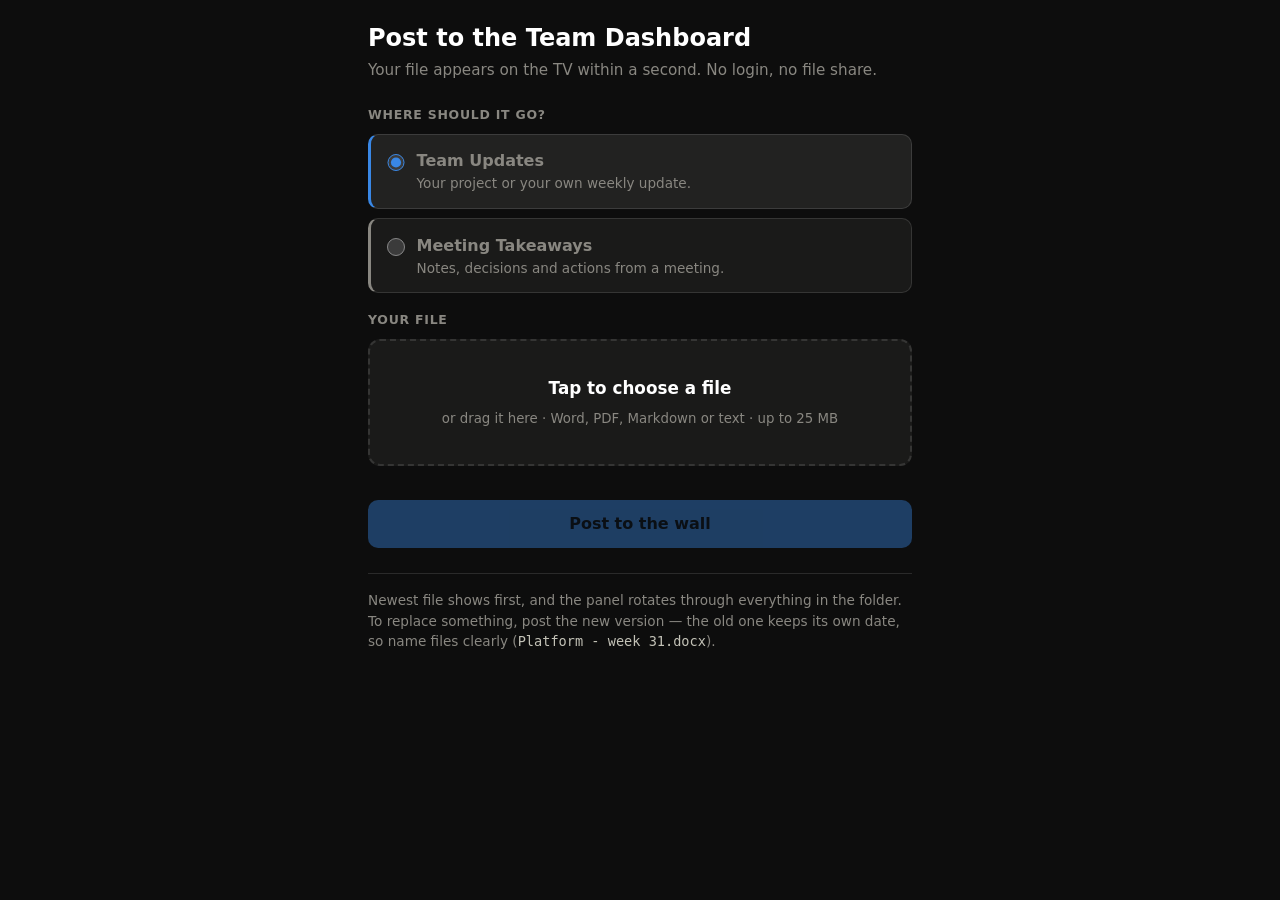
<file: dashboard/frontend/drop.html>
<!DOCTYPE html>
<html lang="en" data-theme="dark">
<head>
  <meta charset="utf-8" />
  <meta name="viewport" content="width=device-width, initial-scale=1" />
  <meta name="color-scheme" content="dark light" />
  <title>Post to the Team Dashboard</title>
  <link rel="icon" href="data:image/svg+xml,<svg xmlns='http://www.w3.org/2000/svg' viewBox='0 0 16 16'><text y='13' font-size='13'>📋</text></svg>" />
  <style>
    /* Deliberately self-contained. This page is opened by people on phones and
       laptops we do not control, so it must not depend on the wall's CSS or on
       anything loading from elsewhere. */
    :root {
      color-scheme: dark;
      --plane: #0d0d0d;
      --surface: #1a1a19;
      --surface-2: #222221;
      --ink: #fff;
      --ink-2: #c3c2b7;
      --muted: #898781;
      --line: rgba(255,255,255,0.12);
      --accent: #3987e5;
      --good: #0ca30c;
      --bad: #d03b3b;
      --font: system-ui, -apple-system, "Segoe UI", sans-serif;
    }
    * { box-sizing: border-box; }
    body {
      margin: 0; min-height: 100dvh; padding: 1.25rem;
      background: var(--plane); color: var(--ink);
      font-family: var(--font); line-height: 1.5;
      display: flex; justify-content: center;
    }
    main { width: 100%; max-width: 34rem; }
    h1 { margin: 0 0 0.2rem; font-size: 1.5rem; }
    .sub { margin: 0 0 1.5rem; color: var(--muted); font-size: 0.95rem; }

    fieldset { margin: 0 0 1.1rem; padding: 0; border: 0; }
    legend { padding: 0 0 0.55rem; font-size: 0.78rem; font-weight: 700;
             letter-spacing: 0.06em; text-transform: uppercase; color: var(--muted); }

    .choices { display: grid; gap: 0.6rem; }
    .choice {
      display: flex; align-items: flex-start; gap: 0.75rem;
      padding: 0.9rem 1rem; cursor: pointer;
      background: var(--surface); border: 1px solid var(--line);
      border-left: 3px solid var(--muted); border-radius: 10px;
    }
    .choice:has(input:checked) { border-left-color: var(--accent); background: var(--surface-2); }
    .choice:has(input:focus-visible) { outline: 2px solid var(--accent); outline-offset: 2px; }
    .choice input { margin: 0.3rem 0 0; accent-color: var(--accent); width: 1.1rem; height: 1.1rem; }
    .choice b { display: block; font-size: 1rem; }
    .choice span { display: block; color: var(--muted); font-size: 0.85rem; }

    .dropzone {
      display: flex; flex-direction: column; align-items: center; justify-content: center;
      gap: 0.5rem; padding: 2.2rem 1rem; text-align: center; cursor: pointer;
      background: var(--surface); border: 2px dashed var(--line); border-radius: 12px;
      transition: background 140ms, border-color 140ms;
    }
    .dropzone.is-over { border-color: var(--accent); background: #14202e; }
    .dropzone strong { font-size: 1.05rem; }
    .dropzone small { color: var(--muted); }
    .dropzone input { display: none; }

    button {
      width: 100%; min-height: 3rem; margin-top: 1rem; padding: 0 1rem;
      font: inherit; font-size: 1rem; font-weight: 650; color: #08131f;
      background: var(--accent); border: 0; border-radius: 10px; cursor: pointer;
    }
    button:disabled { opacity: 0.4; cursor: default; }

    ul.queue { margin: 1rem 0 0; padding: 0; list-style: none; }
    .item {
      display: flex; align-items: center; gap: 0.6rem;
      padding: 0.6rem 0.75rem; margin-bottom: 0.45rem;
      background: var(--surface); border: 1px solid var(--line);
      border-left: 3px solid var(--muted); border-radius: 8px; font-size: 0.9rem;
    }
    .item.is-ok { border-left-color: var(--good); }
    .item.is-bad { border-left-color: var(--bad); }
    .item .name { flex: 1 1 auto; min-width: 0; overflow: hidden;
                  text-overflow: ellipsis; white-space: nowrap; }
    .item .state { flex: none; color: var(--muted); font-size: 0.82rem; }
    .item.is-ok .state { color: var(--good); }
    .item.is-bad .state { color: var(--bad); }

    .note { margin-top: 1.6rem; padding-top: 1rem; border-top: 1px solid var(--line);
            color: var(--muted); font-size: 0.85rem; }
    .note code { color: var(--ink-2); }
  </style>
</head>
<body>
  <main>
    <h1>Post to the Team Dashboard</h1>
    <p class="sub">Your file appears on the TV within a second. No login, no file share.</p>

    <form id="form">
      <fieldset>
        <legend>Where should it go?</legend>
        <div class="choices">
          <label class="choice">
            <input type="radio" name="destination" value="updates" checked />
            <span>
              <b>Team Updates</b>
              <span>Your project or your own weekly update.</span>
            </span>
          </label>
          <label class="choice">
            <input type="radio" name="destination" value="takeaways" />
            <span>
              <b>Meeting Takeaways</b>
              <span>Notes, decisions and actions from a meeting.</span>
            </span>
          </label>
        </div>
      </fieldset>

      <fieldset>
        <legend>Your file</legend>
        <label class="dropzone" id="dropzone">
          <strong id="dz-title">Tap to choose a file</strong>
          <small id="dz-hint">or drag it here &middot; Word, PDF, Markdown or text &middot; up to 25 MB</small>
          <input type="file" id="file" multiple
                 accept=".docx,.pdf,.md,.markdown,.txt" />
        </label>
      </fieldset>

      <button type="submit" id="submit" disabled>Post to the wall</button>
    </form>

    <ul class="queue" id="queue"></ul>

    <p class="note">
      Newest file shows first, and the panel rotates through everything in the
      folder. To replace something, post the new version &mdash; the old one keeps
      its own date, so name files clearly (<code>Platform - week 31.docx</code>).
    </p>
  </main>

  <script type="module">
    const form = document.getElementById('form');
    const input = document.getElementById('file');
    const zone = document.getElementById('dropzone');
    const title = document.getElementById('dz-title');
    const hint = document.getElementById('dz-hint');
    const submit = document.getElementById('submit');
    const queue = document.getElementById('queue');

    let files = [];

    function setFiles(list) {
      files = Array.from(list);
      submit.disabled = files.length === 0;
      if (!files.length) {
        title.textContent = 'Tap to choose a file';
        hint.textContent = 'or drag it here · Word, PDF, Markdown or text · up to 25 MB';
        return;
      }
      title.textContent = files.length === 1 ? files[0].name : `${files.length} files ready`;
      hint.textContent = 'Tap "Post to the wall" below';
    }

    input.addEventListener('change', () => setFiles(input.files));

    // Drag and drop, for the laptop half of the team.
    ['dragenter', 'dragover'].forEach((type) =>
      zone.addEventListener(type, (event) => {
        event.preventDefault();
        zone.classList.add('is-over');
      }),
    );
    ['dragleave', 'drop'].forEach((type) =>
      zone.addEventListener(type, () => zone.classList.remove('is-over')),
    );
    zone.addEventListener('drop', (event) => {
      event.preventDefault();
      setFiles(event.dataTransfer.files);
    });

    form.addEventListener('submit', async (event) => {
      event.preventDefault();
      const destination = form.destination.value;
      submit.disabled = true;
      submit.textContent = 'Posting…';

      for (const file of files) {
        const row = document.createElement('li');
        row.className = 'item';
        const name = document.createElement('span');
        name.className = 'name';
        name.textContent = file.name;
        const state = document.createElement('span');
        state.className = 'state';
        state.textContent = 'Sending…';
        row.append(name, state);
        queue.prepend(row);

        const body = new FormData();
        body.append('destination', destination);
        body.append('file', file);

        try {
          const response = await fetch('/api/upload', { method: 'POST', body });
          const result = await response.json();
          if (result.ok) {
            row.classList.add('is-ok');
            name.textContent = result.filename;
            state.textContent = `On the wall · ${result.destination}`;
          } else {
            row.classList.add('is-bad');
            state.textContent = result.detail;
          }
        } catch {
          row.classList.add('is-bad');
          state.textContent = 'No connection to the dashboard.';
        }
      }

      setFiles([]);
      input.value = '';
      submit.textContent = 'Post to the wall';
    });
  </script>
</body>
</html>
</file>
